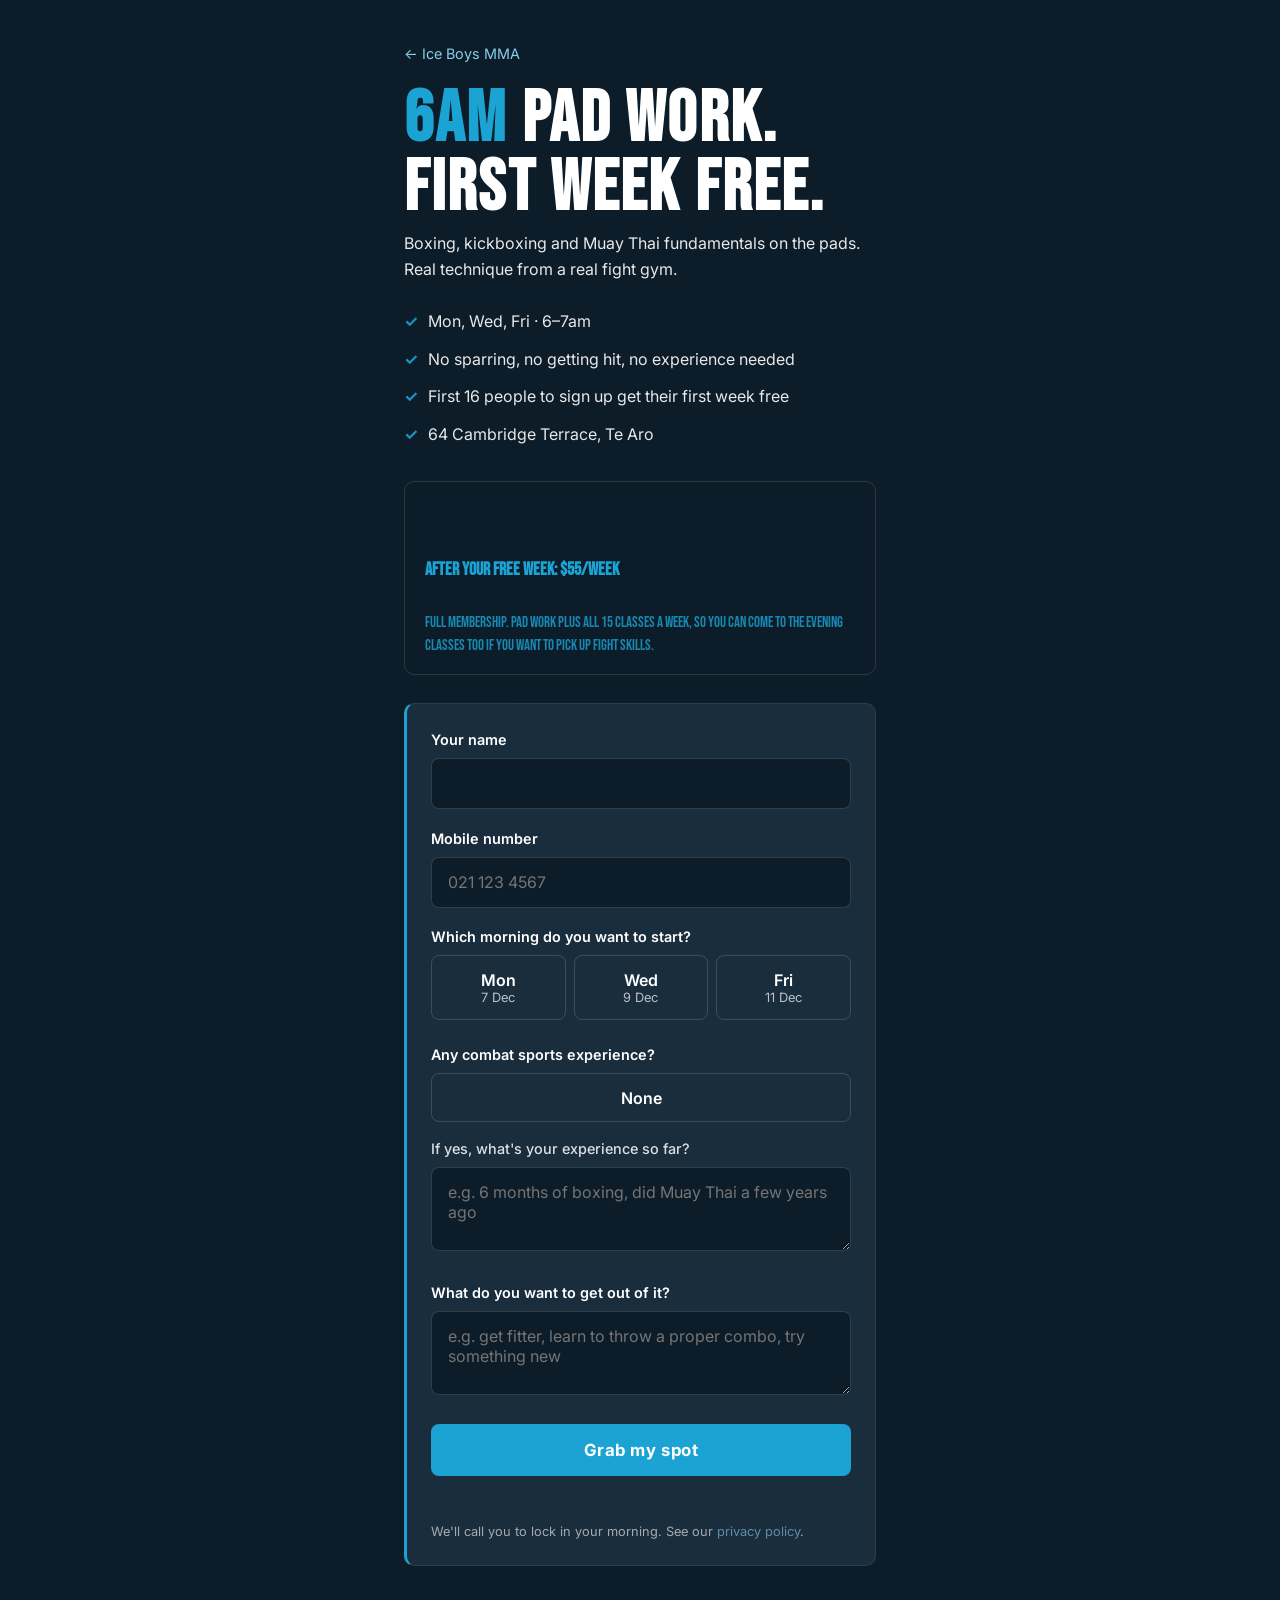
<file: iceboysmma/padwork.html>
<!DOCTYPE html>
<html lang="en">
<head>
  <meta charset="UTF-8" />
  <meta name="viewport" content="width=device-width, initial-scale=1.0" />
  <title>6am Pad Work | Ice Boys MMA</title>
  <link rel="icon" href="data:image/svg+xml,<svg xmlns='http://www.w3.org/2000/svg'><text y='32' font-size='32'>🧊</text></svg>" />
  <meta name="description" content="6am Pad Work at Ice Boys MMA, Wellington. Boxing, kickboxing and Muay Thai on the pads. First week free." />
  <link rel="preconnect" href="https://fonts.googleapis.com" />
  <link rel="preconnect" href="https://fonts.gstatic.com" crossorigin />
  <link href="https://fonts.googleapis.com/css2?family=Bebas+Neue&family=Inter:wght@300;400;500;600;700&display=swap" rel="stylesheet" />
  <link rel="stylesheet" href="style.css" />
  <style>
    .pw { max-width: 520px; margin: 0 auto; padding: 2.5rem 1.5rem 3rem; }
    .pw .back { color: var(--blue-light); text-decoration: none; font-size: .9rem; }
    .pw h1 { font-family: 'Bebas Neue', sans-serif; font-size: clamp(3rem, 12vw, 4.5rem); line-height: .95; margin: 1.25rem 0 .5rem; }
    .pw h1 span { color: var(--blue); }
    .pw .lead { opacity: .9; line-height: 1.6; margin-bottom: 1.25rem; }
    .pw ul.facts { list-style: none; padding: 0; margin: 0 0 1.75rem; }
    .pw ul.facts li { padding: .35rem 0; opacity: .9; }
    .pw ul.facts li::before { content: '✓'; color: var(--blue); font-weight: 700; margin-right: .6rem; }
    .pw .price { border: 1px solid rgba(255,255,255,.12); border-radius: 10px; padding: 1rem 1.25rem; margin: 0 0 1.75rem; line-height: 1.55; }
    .pw .price strong { font-size: 1.15rem; }
    .pw .price span { display: block; opacity: .8; font-size: .92rem; margin-top: .2rem; }
    .pw form { background: var(--navy-light); border: 1px solid rgba(255,255,255,.08); border-left: 3px solid var(--blue); border-radius: 10px; padding: 1.5rem; }
    .pw label.f { display: block; font-weight: 600; font-size: .9rem; margin: 0 0 .4rem; }
    .pw input[type=text], .pw input[type=tel] { width: 100%; box-sizing: border-box; padding: .9rem 1rem; font-size: 1rem; border-radius: 8px; border: 1px solid rgba(255,255,255,.15); background: var(--navy); color: #fff; margin-bottom: 1.1rem; font-family: inherit; }
    .pw textarea { width: 100%; box-sizing: border-box; padding: .9rem 1rem; font-size: 1rem; border-radius: 8px; border: 1px solid rgba(255,255,255,.15); background: var(--navy); color: #fff; margin-bottom: 1.4rem; font-family: inherit; resize: vertical; min-height: 84px; }
    .pw textarea:focus { outline: 2px solid var(--blue); border-color: transparent; }
    .pw input:focus { outline: 2px solid var(--blue); border-color: transparent; }
    .pw .days { display: grid; grid-template-columns: repeat(3, 1fr); gap: .5rem; margin-bottom: 1.4rem; }
    .pw .days input { position: absolute; opacity: 0; pointer-events: none; }
    .pw .days label { display: block; text-align: center; padding: .85rem .25rem; border-radius: 8px; border: 1px solid rgba(255,255,255,.15); cursor: pointer; font-weight: 600; line-height: 1.25; }
    .pw .days label small { display: block; font-weight: 400; opacity: .7; font-size: .8rem; }
    .pw .days input:checked + label { background: var(--blue); border-color: var(--blue); color: #fff; }
    .pw .days input:checked + label small { opacity: .95; }
    .pw .exp-none { grid-template-columns: 1fr; margin-bottom: .9rem; }
    .pw button { width: 100%; padding: 1rem; font-size: 1.05rem; font-weight: 700; letter-spacing: .03em; border: 0; border-radius: 8px; background: var(--blue); color: #fff; cursor: pointer; font-family: inherit; }
    .pw button:disabled { opacity: .6; cursor: default; }
    .pw .err { color: #ff8a8a; font-size: .9rem; margin: .75rem 0 0; min-height: 1.2em; }
    .pw .small { font-size: .8rem; opacity: .6; margin-top: 1rem; line-height: 1.5; }
    .pw .small a { color: var(--blue-light); }
    .pw .hp { position: absolute; left: -9999px; }
    .pw .done { display: none; text-align: center; padding: 2rem 1.5rem; background: var(--navy-light); border-radius: 10px; border-left: 3px solid var(--blue); }
    .pw .done h2 { font-family: 'Bebas Neue', sans-serif; font-size: 3rem; margin: 0 0 .5rem; }
    .pw .done p { line-height: 1.6; opacity: .9; }
  </style>
</head>
<body>
  <main class="pw">
    <a href="/" class="back">&larr; Ice Boys MMA</a>
    <h1><span>6am</span> Pad Work.<br />First week free.</h1>
    <p class="lead">Boxing, kickboxing and Muay Thai fundamentals on the pads. Real technique from a real fight gym.</p>
    <ul class="facts">
      <li id="pwWhen">Mon, Wed, Fri · 6–7am · starts Mon 16 Nov</li>
      <li>No sparring, no getting hit, no experience needed</li>
      <li>First 16 people to sign up get their first week free</li>
      <li>64 Cambridge Terrace, Te Aro</li>
    </ul>
    <p class="price"><strong>After your free week: $55/week</strong>
      <span>Full membership. Pad Work plus all 15 classes a week, so you can come to the evening classes too if you want to pick up fight skills.</span></p>

    <form id="pwForm" novalidate>
      <label class="f" for="name">Your name</label>
      <input type="text" id="name" name="name" autocomplete="name" required />

      <label class="f" for="phone">Mobile number</label>
      <input type="tel" id="phone" name="phone" autocomplete="tel" inputmode="tel" placeholder="021 123 4567" required />

      <label class="f">Which morning do you want to start?</label>
      <div class="days">
        <input type="radio" name="start" id="d-mon" value="Mon" /><label for="d-mon">Mon<small data-dow="1">16 Nov</small></label>
        <input type="radio" name="start" id="d-wed" value="Wed" /><label for="d-wed">Wed<small data-dow="3">18 Nov</small></label>
        <input type="radio" name="start" id="d-fri" value="Fri" /><label for="d-fri">Fri<small data-dow="5">20 Nov</small></label>
      </div>

      <label class="f">Any combat sports experience?</label>
      <div class="days exp-none">
        <input type="checkbox" name="expNone" id="e-none" value="None" /><label for="e-none">None</label>
      </div>
      <label class="f" for="expText" style="font-weight:500;opacity:.85">If yes, what's your experience so far?</label>
      <textarea id="expText" name="expText" maxlength="150" placeholder="e.g. 6 months of boxing, did Muay Thai a few years ago"></textarea>

      <label class="f" for="goal">What do you want to get out of it?</label>
      <textarea id="goal" name="goal" maxlength="300" placeholder="e.g. get fitter, learn to throw a proper combo, try something new"></textarea>

      <input type="text" name="website" class="hp" tabindex="-1" autocomplete="off" aria-hidden="true" />

      <button type="submit" id="pwBtn">Grab my spot</button>
      <p class="err" id="pwErr" role="alert"></p>
      <p class="small">We'll call you to lock in your morning. See our <a href="privacy.html">privacy policy</a>.</p>
    </form>

    <div class="done" id="pwDone">
      <h2>You're in 🥊</h2>
      <p>We'll call you shortly to lock in your morning.</p>
      <p>Classes run 6–7am at 64 Cambridge Terrace, Te Aro. Aim to arrive at 5:50, wear something you can move in and bring water.</p>
    </div>
  </main>

  <script>
    // Morning labels roll forward on their own: each shows the next class that day (never before the first class).
    // Same rule as the Telegram bot's booking buttons, so the date on the form matches what Rossi books.
    (function () {
      var first = new Date(2026, 10, 16, 6, 0, 0), now = new Date();
      var months = ['Jan','Feb','Mar','Apr','May','Jun','Jul','Aug','Sep','Oct','Nov','Dec'];
      document.querySelectorAll('small[data-dow]').forEach(function (el) {
        var dow = +el.getAttribute('data-dow');
        var d = new Date(Math.max(now.getTime(), first.getTime()));
        d.setHours(6, 0, 0, 0);
        if (d < now || d < first) d.setDate(d.getDate() + 1);
        while (d.getDay() !== dow || d < now || d < first) d.setDate(d.getDate() + 1);
        el.textContent = d.getDate() + ' ' + months[d.getMonth()];
      });
      if (now >= first) document.getElementById('pwWhen').textContent = 'Mon, Wed, Fri · 6–7am';
    })();
    (function () {
      var ENDPOINT = 'https://script.google.com/macros/s/AKfycbwa30dfi0dOBcby3s0s4plhx5NJ0VSvRi_E9OcaTkOfx4zaTVcYuxrx641EAALAuAJA/exec';
      var form = document.getElementById('pwForm');
      var btn = document.getElementById('pwBtn');
      var err = document.getElementById('pwErr');
      form.expNone.addEventListener('change', function () { if (form.expNone.checked) form.expText.value = ''; });
      form.expText.addEventListener('input', function () { if (form.expText.value.trim()) form.expNone.checked = false; });
      form.addEventListener('submit', function (e) {
        e.preventDefault();
        err.textContent = '';
        var name = form.name.value.trim();
        var phone = form.phone.value.trim();
        var picked = form.querySelector('input[name=start]:checked');
        if (form.website.value) return; // bot trap
        if (!name) { err.textContent = 'Add your name.'; form.name.focus(); return; }
        if (phone.replace(/\D/g, '').length < 8) { err.textContent = 'Add a mobile number we can call.'; form.phone.focus(); return; }
        if (!picked) { err.textContent = 'Pick a morning to start.'; return; }
        var expText = form.expText.value.trim();
        var exp = form.expNone.checked ? 'None' : expText;
        var goal = form.goal.value.trim();
        if (!exp) { err.textContent = 'Tap None, or tell us your experience so far.'; form.expText.focus(); return; }
        if (!goal) { err.textContent = 'Tell us what you want to get out of it.'; form.goal.focus(); return; }
        btn.disabled = true; btn.textContent = 'Sending…';
        var url = ENDPOINT + '?name=' + encodeURIComponent(name) + '&phone=' + encodeURIComponent(phone) +
                  '&offer=padwork&start=' + encodeURIComponent(picked.value) +
                  '&exp=' + encodeURIComponent(exp) + '&goal=' + encodeURIComponent(goal);
        fetch(url, { method: 'GET', mode: 'no-cors' })
          .then(function () {
            form.style.display = 'none';
            document.getElementById('pwDone').style.display = 'block';
            window.scrollTo(0, 0);
          })
          .catch(function () {
            btn.disabled = false; btn.textContent = 'Grab my spot';
            err.textContent = 'That didn’t send. Check your connection and try again, or text 027 392 9153.';
          });
      });
    })();
  </script>
</body>
</html>
</file>
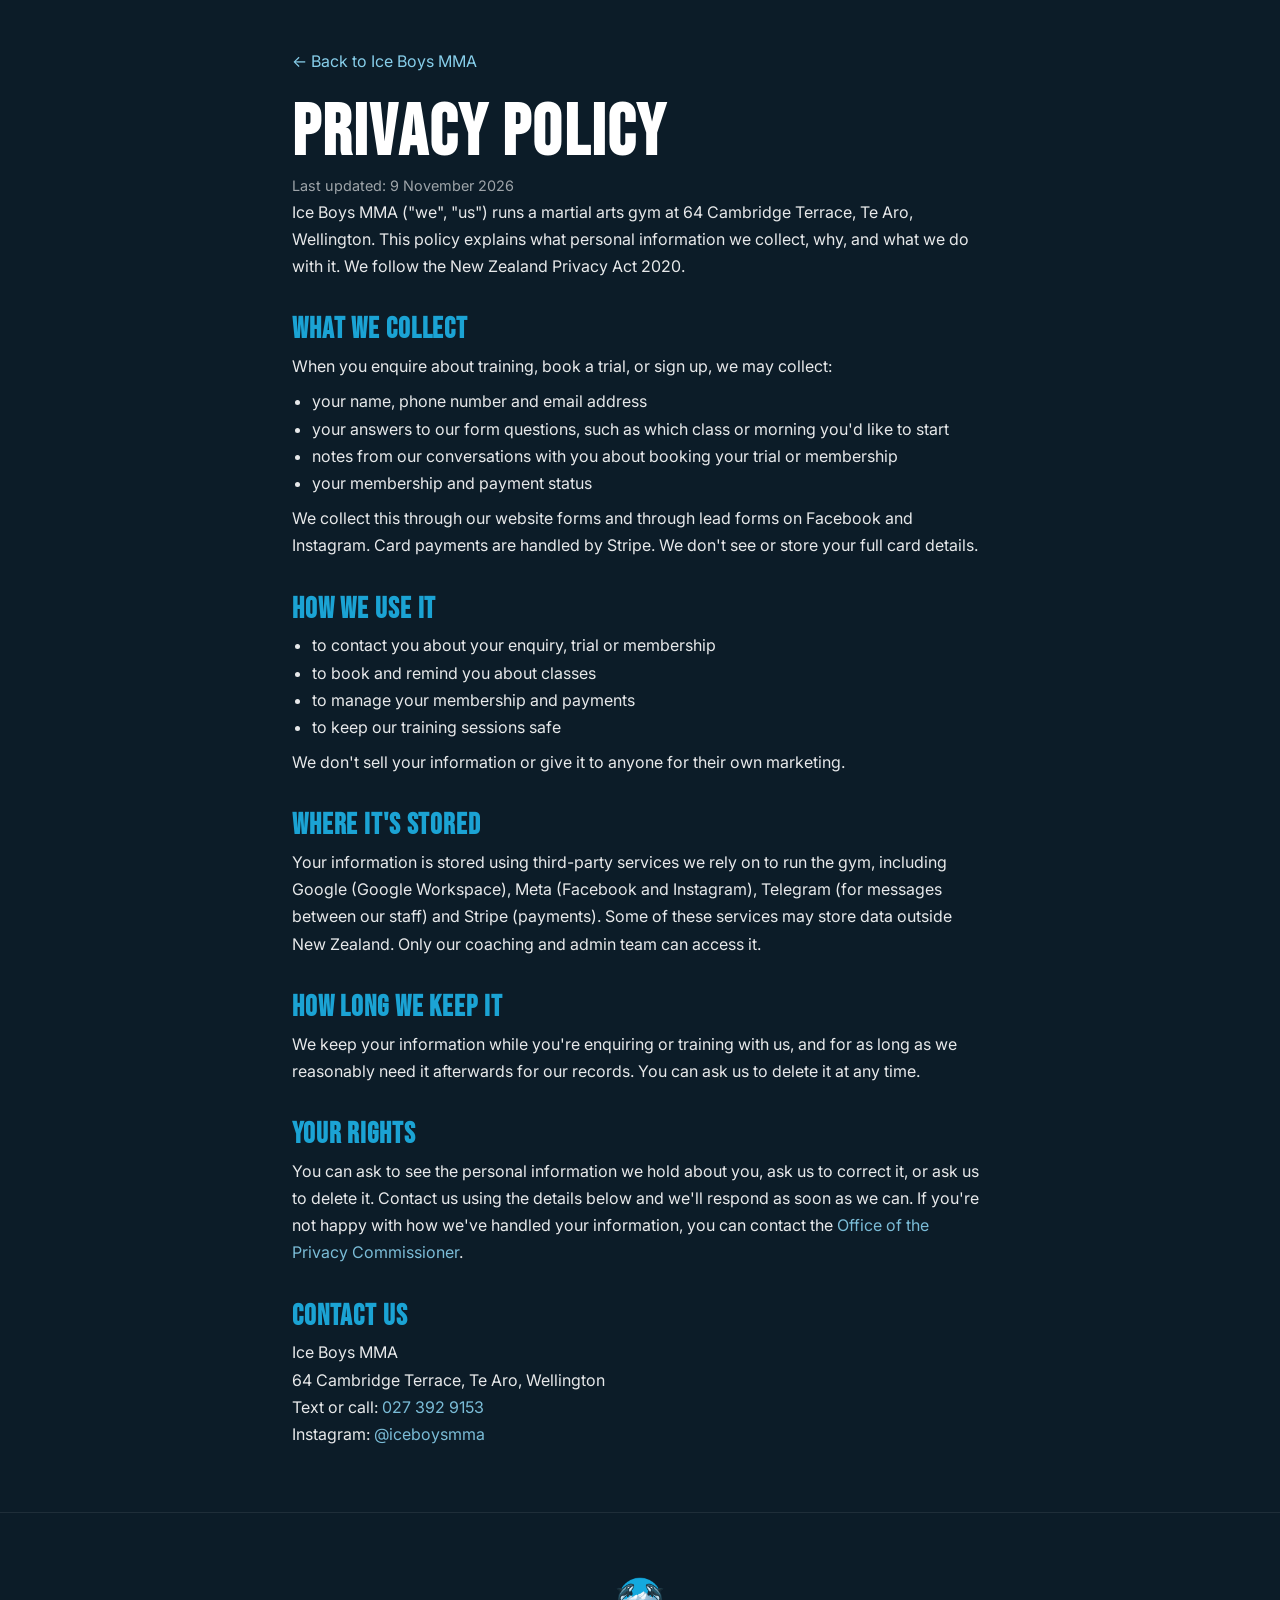
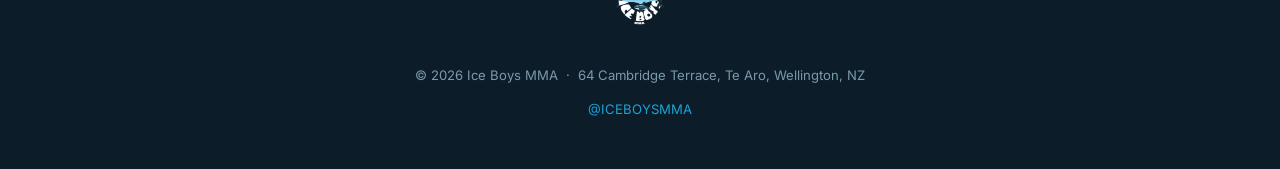
<file: iceboysmma/privacy.html>
<!DOCTYPE html>
<html lang="en">
<head>
  <meta charset="UTF-8" />
  <meta name="viewport" content="width=device-width, initial-scale=1.0" />
  <title>Privacy Policy | Ice Boys MMA</title>
  <link rel="icon" href="data:image/svg+xml,<svg xmlns='http://www.w3.org/2000/svg'><text y='32' font-size='32'>🧊</text></svg>" />
  <meta name="description" content="How Ice Boys MMA collects, uses and protects your personal information." />
  <link rel="preconnect" href="https://fonts.googleapis.com" />
  <link rel="preconnect" href="https://fonts.gstatic.com" crossorigin />
  <link href="https://fonts.googleapis.com/css2?family=Bebas+Neue&family=Inter:wght@300;400;500;600;700&display=swap" rel="stylesheet" />
  <link rel="stylesheet" href="style.css" />
  <style>
    .policy { max-width: 760px; padding-top: 3rem; padding-bottom: 4rem; }
    .policy h1 { font-family: 'Bebas Neue', sans-serif; font-size: clamp(3rem, 7vw, 4.5rem); margin-bottom: .25rem; }
    .policy h2 { font-family: 'Bebas Neue', sans-serif; font-size: 1.8rem; margin: 2.25rem 0 .5rem; color: var(--blue); }
    .policy p, .policy li { line-height: 1.7; opacity: .9; }
    .policy ul { padding-left: 1.25rem; margin: .5rem 0; }
    .policy a { color: var(--blue-light); }
    .policy .updated { opacity: .6; font-size: .9rem; }
    .back { display: inline-block; margin-bottom: 1.5rem; color: var(--blue-light); text-decoration: none; }
  </style>
</head>
<body>

  <main class="container policy">
    <a href="/" class="back">&larr; Back to Ice Boys MMA</a>
    <h1>Privacy Policy</h1>
    <p class="updated">Last updated: 9 November 2026</p>

    <p>Ice Boys MMA ("we", "us") runs a martial arts gym at 64 Cambridge Terrace, Te Aro, Wellington. This policy explains what personal information we collect, why, and what we do with it. We follow the New Zealand Privacy Act 2020.</p>

    <h2>What we collect</h2>
    <p>When you enquire about training, book a trial, or sign up, we may collect:</p>
    <ul>
      <li>your name, phone number and email address</li>
      <li>your answers to our form questions, such as which class or morning you'd like to start</li>
      <li>notes from our conversations with you about booking your trial or membership</li>
      <li>your membership and payment status</li>
    </ul>
    <p>We collect this through our website forms and through lead forms on Facebook and Instagram. Card payments are handled by Stripe. We don't see or store your full card details.</p>

    <h2>How we use it</h2>
    <ul>
      <li>to contact you about your enquiry, trial or membership</li>
      <li>to book and remind you about classes</li>
      <li>to manage your membership and payments</li>
      <li>to keep our training sessions safe</li>
    </ul>
    <p>We don't sell your information or give it to anyone for their own marketing.</p>

    <h2>Where it's stored</h2>
    <p>Your information is stored using third-party services we rely on to run the gym, including Google (Google Workspace), Meta (Facebook and Instagram), Telegram (for messages between our staff) and Stripe (payments). Some of these services may store data outside New Zealand. Only our coaching and admin team can access it.</p>

    <h2>How long we keep it</h2>
    <p>We keep your information while you're enquiring or training with us, and for as long as we reasonably need it afterwards for our records. You can ask us to delete it at any time.</p>

    <h2>Your rights</h2>
    <p>You can ask to see the personal information we hold about you, ask us to correct it, or ask us to delete it. Contact us using the details below and we'll respond as soon as we can. If you're not happy with how we've handled your information, you can contact the <a href="https://www.privacy.org.nz" target="_blank" rel="noopener">Office of the Privacy Commissioner</a>.</p>

    <h2>Contact us</h2>
    <p>Ice Boys MMA<br />
    64 Cambridge Terrace, Te Aro, Wellington<br />
    Text or call: <a href="tel:+64273929153">027 392 9153</a><br />
    Instagram: <a href="https://www.instagram.com/iceboysmma" target="_blank" rel="noopener">@iceboysmma</a></p>
  </main>

  <footer class="footer">
    <div class="container">
      <img src="assets/images/logo-orca.png" alt="Ice Boys MMA" class="footer-logo" />
      <p>© 2026 Ice Boys MMA &nbsp;·&nbsp; 64 Cambridge Terrace, Te Aro, Wellington, NZ</p>
      <a href="https://www.instagram.com/iceboysmma" target="_blank" rel="noopener">@ICEBOYSMMA</a>
    </div>
  </footer>

</body>
</html>
</file>
<file: iceboysmma/style.css>
/* ── RESET & VARIABLES ── */
*, *::before, *::after {
  margin: 0;
  padding: 0;
  box-sizing: border-box;
}

:root {
  --navy:       #0c1c28;
  --navy-mid:   #121f2d;
  --navy-light: #1a2d3d;
  --blue:       #1BA3D4;
  --blue-glow:  rgba(27, 163, 212, 0.25);
  --blue-light: #87CEEA;
  --white:      #FFFFFF;
  --off-white:  #C8DCE8;
  --muted:      #7A9AAD;
  --border:     rgba(255, 255, 255, 0.08);
  --radius:     6px;
}

html {
  scroll-behavior: smooth;
}

body {
  background: var(--navy);
  color: var(--white);
  font-family: 'Inter', sans-serif;
  font-size: 16px;
  line-height: 1.65;
  overflow-x: hidden;
}

img {
  display: block;
  max-width: 100%;
}

a {
  color: inherit;
  text-decoration: none;
}

h1, h2, h3 {
  font-family: 'Bebas Neue', sans-serif;
  letter-spacing: 0.03em;
  line-height: 1;
}

/* ── BUTTONS ── */
.btn {
  display: inline-block;
  padding: 0.75rem 2rem;
  border-radius: var(--radius);
  font-size: 0.8rem;
  font-weight: 700;
  letter-spacing: 0.12em;
  text-transform: uppercase;
  transition: all 0.2s ease;
  cursor: pointer;
  border: none;
}

.btn-primary {
  background: var(--blue);
  color: var(--white);
}
.btn-primary:hover {
  background: #22B8EC;
  transform: translateY(-2px);
  box-shadow: 0 8px 24px var(--blue-glow);
}

.btn-ghost {
  background: transparent;
  color: var(--white);
  border: 1px solid rgba(255,255,255,0.3);
}
.btn-ghost:hover {
  border-color: var(--blue);
  color: var(--blue);
}

.btn-outline {
  background: transparent;
  color: var(--white);
  border: 1px solid var(--border);
}
.btn-outline:hover {
  border-color: var(--blue);
  color: var(--blue);
}

/* ── NAVIGATION ── */
#navbar {
  position: fixed;
  top: 0;
  left: 0;
  right: 0;
  z-index: 100;
  padding: 1.25rem 0;
  transition: background 0.35s, padding 0.35s, box-shadow 0.35s;
}

#navbar.scrolled {
  background: rgba(12, 28, 40, 0.96);
  padding: 0.65rem 0;
  box-shadow: 0 2px 24px rgba(0,0,0,0.35);
  backdrop-filter: blur(12px);
  -webkit-backdrop-filter: blur(12px);
}

.nav-inner {
  max-width: 1200px;
  margin: 0 auto;
  padding: 0 2rem;
  display: flex;
  align-items: center;
  justify-content: space-between;
}

.nav-logo img {
  height: 48px;
  width: auto;
}
.nav-logo-emoji {
  font-size: 2rem;
  line-height: 1;
}

.nav-links {
  list-style: none;
  display: flex;
  align-items: center;
  gap: 2rem;
}

.nav-links a {
  font-size: 0.78rem;
  font-weight: 600;
  letter-spacing: 0.1em;
  text-transform: uppercase;
  color: rgba(255,255,255,0.85);
  transition: color 0.2s;
}
.nav-links a:hover,
.nav-links a.active {
  color: var(--blue);
}

.nav-cta {
  background: var(--blue);
  color: var(--white) !important;
  padding: 0.5rem 1.25rem;
  border-radius: var(--radius);
  white-space: nowrap;
  flex-shrink: 0;
}
.nav-cta:hover {
  background: #22B8EC;
  color: var(--white) !important;
}

.nav-toggle {
  display: none;
  flex-direction: column;
  gap: 5px;
  background: none;
  border: none;
  cursor: pointer;
  padding: 4px;
  z-index: 200;
}
.nav-toggle span {
  display: block;
  width: 26px;
  height: 2px;
  background: var(--white);
  border-radius: 2px;
  transition: all 0.3s;
}
.nav-toggle.open span:nth-child(1) { transform: translateY(7px) rotate(45deg); }
.nav-toggle.open span:nth-child(2) { opacity: 0; }
.nav-toggle.open span:nth-child(3) { transform: translateY(-7px) rotate(-45deg); }

/* ── HERO ── */
.hero {
  position: relative;
  min-height: 88vh;
  display: flex;
  align-items: center;
  justify-content: center;
  text-align: center;
  overflow: hidden;
}

.hero-bg {
  position: absolute;
  inset: 0;
  background: var(--navy) url('assets/images/hero-bg.jpg') center / cover no-repeat;
  transform-origin: center;
  will-change: transform;
}

.hero-overlay {
  position: absolute;
  inset: 0;
  background: linear-gradient(
    to bottom,
    rgba(12, 28, 40, 0.55) 0%,
    rgba(12, 28, 40, 0.45) 50%,
    rgba(12, 28, 40, 0.90) 100%
  );
}

.hero-content {
  position: relative;
  z-index: 2;
  padding: 2rem;
  max-width: 800px;
}

.hero-logo {
  width: 300px;
  height: auto;
  margin: 0 auto 1.75rem;
  filter: brightness(1) drop-shadow(0 0 18px rgba(255,255,255,0.60)) drop-shadow(0 0 45px rgba(180,225,255,0.48)) drop-shadow(0 0 90px rgba(100,190,255,0.32));
  animation: fadeDown 1s ease both;
}

.hero-tagline {
  font-family: 'Bebas Neue', sans-serif;
  font-size: clamp(2.6rem, 6vw, 4.8rem);
  letter-spacing: 0.04em;
  line-height: 1.05;
  margin-bottom: 0.75rem;
  animation: fadeUp 1s ease 0.2s both;
}

.hero-sub {
  font-size: 0.78rem;
  letter-spacing: 0.22em;
  text-transform: uppercase;
  color: var(--blue-light);
  margin-bottom: 2rem;
  animation: fadeUp 1s ease 0.4s both;
}

.hero-actions {
  display: flex;
  gap: 1rem;
  justify-content: center;
  flex-wrap: wrap;
  animation: fadeUp 1s ease 0.55s both;
}

.scroll-cue {
  position: absolute;
  bottom: 2.5rem;
  left: 50%;
  transform: translateX(-50%);
  z-index: 2;
}
.scroll-line {
  width: 1px;
  height: 56px;
  background: linear-gradient(to bottom, transparent, var(--blue));
  margin: 0 auto;
  animation: pulse 2s ease-in-out infinite;
}

/* ── SECTIONS ── */
.section {
  padding: 110px 0;
}
.section-alt {
  background: var(--navy-mid);
}

.container {
  max-width: 1200px;
  margin: 0 auto;
  padding: 0 2rem;
}

.section-header {
  text-align: center;
  margin-bottom: 4rem;
}

.label {
  display: block;
  font-size: 0.7rem;
  font-weight: 700;
  letter-spacing: 0.25em;
  text-transform: uppercase;
  color: var(--blue);
  margin-bottom: 0.6rem;
}

.section-header h2 {
  font-size: clamp(3.5rem, 7vw, 5.5rem);
  color: var(--white);
}

/* ── ABOUT ── */
.about-body {
  display: flex;
  flex-direction: column;
  gap: 3rem;
}

.about-text p {
  color: rgba(255,255,255,0.75);
  font-size: 1rem;
  line-height: 1.85;
  margin-bottom: 1.25rem;
}
.about-text p:last-child { margin-bottom: 0; }

.about-pillars {
  display: grid;
  grid-template-columns: repeat(3, 1fr);
  gap: 1.5rem;
}

.pillar {
  background: var(--navy-light);
  border: 1px solid var(--border);
  border-left: 3px solid var(--blue);
  border-radius: var(--radius);
  padding: 1.5rem 1.75rem;
  display: flex;
  gap: 1.25rem;
  align-items: flex-start;
  transition: transform 0.3s, box-shadow 0.3s;
}
.pillar:hover {
  transform: translateX(4px);
  box-shadow: -4px 0 20px var(--blue-glow);
}

.pillar-icon {
  width: 32px;
  height: 32px;
  color: var(--blue);
  flex-shrink: 0;
  margin-top: 2px;
}
.pillar-icon svg {
  width: 100%;
  height: 100%;
}

.pillar h3 {
  font-size: 1.3rem;
  margin-bottom: 0.4rem;
}
.pillar p {
  font-size: 0.88rem;
  color: var(--muted);
  line-height: 1.65;
}

/* ── COACHES ── */
.coaches-grid {
  display: grid;
  grid-template-columns: repeat(3, 1fr);
  gap: 2rem;
}

.coach-card {
  background: var(--navy);
  border: 1px solid var(--border);
  border-radius: var(--radius);
  overflow: hidden;
  transition: transform 0.35s, box-shadow 0.35s;
}
.coach-card:hover {
  transform: translateY(-6px);
  box-shadow: 0 16px 48px rgba(0,0,0,0.4), 0 0 0 1px rgba(27,163,212,0.2);
}

.coach-photo {
  width: 100%;
  aspect-ratio: 590 / 920;
  overflow: hidden;
  background: var(--navy-light);
  position: relative;
}
.coach-photo.no-photo::after {
  content: 'Photo coming soon';
  position: absolute;
  inset: 0;
  display: flex;
  align-items: center;
  justify-content: center;
  font-size: 0.75rem;
  letter-spacing: 0.1em;
  text-transform: uppercase;
  color: var(--muted);
}
.coach-photo img {
  width: 100%;
  height: 100%;
  object-fit: cover;
  object-position: top center;
  transition: transform 0.5s;
  filter: grayscale(100%);
}
.coaches-grid .coach-card:nth-child(1) .coach-photo img {
  object-fit: cover;
  object-position: center center;
  transform: scale(1);
}
.coaches-grid .coach-card:nth-child(1):hover .coach-photo img {
  transform: scale(1.02);
}
.coaches-grid .coach-card:nth-child(2) .coach-photo img {
  object-position: center 15%;
  transform: scale(1.35);
}
.coaches-grid .coach-card:nth-child(2):hover .coach-photo img {
  transform: scale(1.4);
}
.coaches-grid .coach-card:nth-child(3) .coach-photo img {
  object-position: center 30%;
  transform: scale(1.2);
}
.coaches-grid .coach-card:nth-child(3):hover .coach-photo img {
  transform: scale(1.25);
}
.coach-card:hover .coach-photo img {
  transform: scale(1.04);
}

.coach-info {
  padding: 1.75rem;
}
.coach-info h3 {
  font-size: 2rem;
  margin-bottom: 0.25rem;
}
.coach-role {
  display: inline-block;
  font-size: 0.68rem;
  font-weight: 700;
  letter-spacing: 0.18em;
  text-transform: uppercase;
  color: var(--blue);
  margin-bottom: 1rem;
}
.coach-info p {
  font-size: 0.875rem;
  color: var(--muted);
  line-height: 1.75;
}

/* ── SCHEDULE ── */
.schedule-grid {
  display: grid;
  grid-template-columns: repeat(3, 1fr);
  gap: 1.5rem;
}

.schedule-day {
  background: var(--navy-mid);
  border: 1px solid var(--border);
  border-radius: var(--radius);
  padding: 1.75rem;
}
.schedule-day h3 {
  font-size: 1.6rem;
  color: var(--blue);
  padding-bottom: 0.85rem;
  margin-bottom: 0.85rem;
  border-bottom: 1px solid var(--border);
}

.class-row {
  display: flex;
  flex-direction: column;
  padding: 0.65rem 0;
  border-bottom: 1px solid rgba(255,255,255,0.04);
}
.class-row:last-child { border-bottom: none; }

.time {
  font-size: 0.7rem;
  font-weight: 600;
  letter-spacing: 0.06em;
  color: var(--blue);
  font-variant-numeric: tabular-nums;
}
.class-name {
  font-size: 0.92rem;
  color: var(--off-white);
  margin-top: 0.15rem;
}
.class-name em {
  font-style: normal;
  font-size: 0.72rem;
  color: var(--muted);
  margin-left: 0.4rem;
}

/* ── MEMBERSHIP ── */
.membership-grid {
  display: grid;
  grid-template-columns: repeat(3, 1fr);
  gap: 2rem;
  max-width: 1100px;
  margin: 0 auto 2.5rem;
}

.membership-card {
  background: var(--navy);
  border: 1px solid var(--border);
  border-radius: var(--radius);
  padding: 2.5rem 2rem;
  text-align: center;
  position: relative;
  transition: transform 0.3s, box-shadow 0.3s;
  display: flex;
  flex-direction: column;
}
.membership-card .btn {
  margin-top: auto;
}
.membership-card:hover {
  transform: translateY(-4px);
  box-shadow: 0 12px 40px rgba(0,0,0,0.3);
}
.membership-card.featured {
  border-color: var(--blue);
  box-shadow: 0 0 0 1px var(--blue);
}
.membership-card.featured:hover {
  box-shadow: 0 12px 40px var(--blue-glow), 0 0 0 1px var(--blue);
}

.badge {
  position: absolute;
  top: -13px;
  left: 50%;
  transform: translateX(-50%);
  background: var(--blue);
  color: var(--white);
  font-size: 0.65rem;
  font-weight: 700;
  letter-spacing: 0.15em;
  text-transform: uppercase;
  padding: 0.3rem 1.1rem;
  border-radius: 20px;
  white-space: nowrap;
}

.membership-card h3 {
  font-size: 2.2rem;
  margin-bottom: 1.5rem;
}

.price-row {
  display: flex;
  align-items: baseline;
  justify-content: center;
  gap: 0.4rem;
  margin-bottom: 2rem;
}
.price {
  font-family: 'Bebas Neue', sans-serif;
  font-size: 4.5rem;
  color: var(--blue);
  line-height: 1;
}
.period {
  font-size: 0.85rem;
  color: var(--muted);
}

.features {
  list-style: none;
  text-align: left;
  margin-bottom: 2rem;
}
.features li {
  position: relative;
  padding: 0.55rem 0 0.55rem 1.4rem;
  border-bottom: 1px solid rgba(255,255,255,0.05);
  font-size: 0.88rem;
  color: rgba(255,255,255,0.8);
}
.features li:last-child { border-bottom: none; }
.features li::before {
  content: '—';
  position: absolute;
  left: 0;
  color: var(--blue);
  font-size: 0.75rem;
}

.membership-note {
  text-align: center;
  color: var(--muted);
  font-size: 0.88rem;
}

/* Full-width offer bars (trial, PT, drop-in) */
.membership-bar {
  position: relative;
  max-width: 1100px;
  margin: 0 auto 2rem;
  background: var(--navy);
  border: 1px solid var(--border);
  border-radius: var(--radius);
  padding: 2rem 2.5rem;
  display: flex;
  align-items: center;
  justify-content: space-between;
  gap: 2rem;
  transition: transform 0.3s, box-shadow 0.3s;
}
.membership-bar:hover {
  transform: translateY(-4px);
  box-shadow: 0 12px 40px rgba(0,0,0,0.3);
}
.membership-bar.featured {
  border-color: var(--blue);
  box-shadow: 0 0 0 1px var(--blue);
  padding: 2.75rem 2.5rem;
  margin-bottom: 3rem;
}
.membership-bar.featured:hover {
  box-shadow: 0 12px 40px var(--blue-glow), 0 0 0 1px var(--blue);
}
.membership-bar .badge {
  left: 2.5rem;
  transform: none;
}
.bar-info {
  text-align: left;
}
.bar-info h3 {
  font-size: 2rem;
  margin-bottom: 0.4rem;
}
.membership-bar.featured .bar-info h3 {
  font-size: 2.6rem;
}
.bar-price {
  display: block;
  font-family: 'Bebas Neue', sans-serif;
  font-size: 1.8rem;
  color: var(--blue);
  line-height: 1;
  margin-bottom: 0.9rem;
}
.bar-price small {
  font-size: 0.85rem;
  color: var(--muted);
  font-family: sans-serif;
}
.bar-text {
  font-size: 0.9rem;
  color: rgba(255,255,255,0.8);
}
.bar-features {
  list-style: none;
  display: flex;
  flex-wrap: wrap;
  gap: 0.35rem 1.4rem;
}
.bar-features li {
  position: relative;
  padding-left: 1.2rem;
  font-size: 0.88rem;
  color: rgba(255,255,255,0.8);
}
.bar-features li::before {
  content: '—';
  position: absolute;
  left: 0;
  color: var(--blue);
  font-size: 0.75rem;
}
.membership-bar .btn {
  flex-shrink: 0;
}
.bar-actions {
  display: flex;
  gap: 0.75rem;
  flex-shrink: 0;
}

/* Package savings line */
.save-row {
  margin: -1rem 0 1.75rem;
  display: flex;
  flex-direction: column;
  gap: 0.3rem;
}
.save {
  font-size: 0.8rem;
  font-weight: 700;
  letter-spacing: 0.06em;
  text-transform: uppercase;
  color: var(--blue-light);
}
.value {
  font-size: 0.8rem;
  color: var(--muted);
}

/* ── GALLERY ── */
.gallery-opening {
  display: grid;
  grid-template-columns: 1fr 1fr;
  gap: 0.6rem;
  margin-bottom: 0.6rem;
}
.gallery-opening-item {
  overflow: hidden;
  border-radius: 4px;
  background: var(--navy-light);
}
.gallery-opening-item img {
  width: 100%;
  height: auto;
  display: block;
}

.gallery-grid {
  display: grid;
  grid-template-columns: repeat(3, 1fr);
  gap: 0.6rem;
}
.gallery-item {
  overflow: hidden;
  border-radius: 4px;
  background: var(--navy-light);
  position: relative;
  aspect-ratio: 4 / 3;
}
.gallery-item::after {
  content: '';
  position: absolute;
  inset: 0;
  background: rgba(21,43,58,0.2);
  transition: opacity 0.3s;
}
.gallery-item:hover::after { opacity: 0; }

.gallery-item img {
  width: 100%;
  height: 100%;
  object-fit: cover;
  transition: transform 0.5s ease;
}
.gallery-item:hover img {
  transform: scale(1.06);
}

.g-tall { grid-row: span 2; aspect-ratio: unset; }
.g-wide { grid-column: span 2; aspect-ratio: unset; }
.g-contain img { object-fit: contain; background: #000; }

/* ── LIGHTBOX ── */
.lightbox {
  display: none;
  position: fixed;
  inset: 0;
  z-index: 9999;
  background: rgba(0,0,0,0.92);
  align-items: center;
  justify-content: center;
}
.lightbox.active { display: flex; }

.lightbox-img {
  max-width: 90vw;
  max-height: 90vh;
  object-fit: contain;
  border-radius: 4px;
  user-select: none;
}

.lightbox-close {
  position: absolute;
  top: 1.2rem;
  right: 1.5rem;
  font-size: 2rem;
  color: #fff;
  cursor: pointer;
  line-height: 1;
  opacity: 0.7;
  transition: opacity 0.2s;
}
.lightbox-close:hover { opacity: 1; }

.lightbox-prev,
.lightbox-next {
  position: absolute;
  top: 50%;
  transform: translateY(-50%);
  font-size: 2.5rem;
  color: #fff;
  cursor: pointer;
  opacity: 0.6;
  transition: opacity 0.2s;
  padding: 0 1.2rem;
  user-select: none;
}
.lightbox-prev:hover,
.lightbox-next:hover { opacity: 1; }
.lightbox-prev { left: 0; }
.lightbox-next { right: 0; }

.lightbox-counter {
  position: absolute;
  bottom: 1.2rem;
  left: 50%;
  transform: translateX(-50%);
  color: rgba(255,255,255,0.5);
  font-size: 0.85rem;
  letter-spacing: 0.08em;
}

/* ── CONTACT ── */
.contact-grid {
  display: grid;
  grid-template-columns: 1fr 1.4fr;
  gap: 5rem;
  align-items: start;
}

.contact-block {
  margin-bottom: 2.5rem;
}
.contact-block:last-child { margin-bottom: 0; }

.contact-block h3 {
  font-size: 1.5rem;
  color: var(--blue);
  margin-bottom: 0.75rem;
}
.contact-block p {
  color: rgba(255,255,255,0.75);
  font-size: 0.95rem;
  line-height: 1.8;
}

.insta-link {
  display: inline-flex;
  align-items: center;
  gap: 0.6rem;
  color: var(--off-white);
  font-weight: 500;
  font-size: 0.95rem;
  transition: color 0.2s;
}
.insta-link:hover { color: var(--blue); }

.contact-map iframe {
  border-radius: var(--radius);
  width: 100%;
  filter: grayscale(20%) contrast(1.05);
}

/* ── FOOTER ── */
.footer {
  background: var(--navy);
  border-top: 1px solid var(--border);
  padding: 3rem 0;
  text-align: center;
}
.footer-logo {
  height: 80px;
  width: auto;
  margin: 0 auto 1.5rem;
}
.footer p {
  color: var(--muted);
  font-size: 0.82rem;
  margin-bottom: 0.5rem;
}
.footer a {
  color: var(--blue);
  font-size: 0.82rem;
  transition: color 0.2s;
}
.footer a:hover { color: var(--blue-light); }

/* ── SCROLL REVEAL ── */
.reveal {
  opacity: 0;
  transform: translateY(32px);
  transition: opacity 0.75s ease, transform 0.75s ease;
}
.reveal.visible {
  opacity: 1;
  transform: translateY(0);
}

/* stagger coach cards */
.coaches-grid .coach-card.reveal:nth-child(2) { transition-delay: 0.12s; }
.coaches-grid .coach-card.reveal:nth-child(3) { transition-delay: 0.24s; }

/* ── KEYFRAMES ── */
@keyframes fadeDown {
  from { opacity: 0; transform: translateY(-24px); }
  to   { opacity: 1; transform: translateY(0); }
}
@keyframes fadeUp {
  from { opacity: 0; transform: translateY(24px); }
  to   { opacity: 1; transform: translateY(0); }
}
@keyframes pulse {
  0%, 100% { opacity: 0.3; transform: scaleY(0.7); }
  50%       { opacity: 1;   transform: scaleY(1); }
}

/* ── RESPONSIVE ── */
@media (max-width: 1024px) {
  .about-pillars {
    grid-template-columns: 1fr;
  }
  .coaches-grid {
    grid-template-columns: repeat(2, 1fr);
  }
  .coaches-grid .coach-card:nth-child(3) {
    grid-column: 1 / -1;
    max-width: 480px;
    margin: 0 auto;
    width: 100%;
  }
  .schedule-grid {
    grid-template-columns: repeat(2, 1fr);
  }
}

@media (max-width: 768px) {
  .section { padding: 80px 0; }

  .nav-toggle { display: flex; }

  .nav-links {
    position: fixed;
    inset: 0 0 0 auto;
    width: 75vw;
    max-width: 300px;
    height: 100vh;
    background: var(--navy);
    flex-direction: column;
    justify-content: center;
    align-items: flex-start;
    padding: 2rem;
    gap: 1.75rem;
    transform: translateX(100%);
    transition: transform 0.35s ease;
    border-left: 1px solid var(--border);
    z-index: 150;
  }
  .nav-links.open {
    transform: translateX(0);
  }
  .nav-links a {
    font-size: 1rem;
  }
  .nav-cta {
    padding: 0.65rem 1.5rem;
  }

  .coaches-grid {
    grid-template-columns: 1fr;
  }
  .coaches-grid .coach-card:nth-child(3) {
    grid-column: auto;
    max-width: 100%;
  }

  .contact-grid {
    grid-template-columns: 1fr;
    gap: 3rem;
  }

  .membership-grid {
    grid-template-columns: 1fr;
    max-width: 380px;
  }

  .membership-bar {
    flex-direction: column;
    text-align: center;
    max-width: 380px;
    padding: 2.25rem 1.75rem;
  }
  .membership-bar .badge {
    left: 50%;
    transform: translateX(-50%);
  }
  .bar-info { text-align: center; }
  .bar-features { justify-content: center; }
  .bar-actions { flex-direction: column; width: 100%; }
  .membership-bar > .btn { width: 100%; }

  .gallery-grid {
    grid-template-columns: repeat(2, 1fr);
    grid-auto-rows: 180px;
  }
  .g-tall { grid-row: span 1; aspect-ratio: 4/5; }
  .g-wide { grid-column: span 2; }

  .schedule-grid {
    grid-template-columns: 1fr;
  }
}

@media (max-width: 480px) {
  .hero-logo { width: 160px; }
  .hero-actions { flex-direction: column; align-items: center; }

  .gallery-grid {
    grid-template-columns: 1fr;
    grid-auto-rows: 220px;
  }
  .g-wide { grid-column: span 1; }
}

/* Package prices are longer than the weekly rate — keep them on one line */
.membership-card .price-row { flex-wrap: wrap; }
.membership-card .price-row.long .price { font-size: 3.6rem; }

/* Value tiers: all three lit, glow on hover steps up with the package size */
.membership-card.tier-1:hover {
  box-shadow: 0 12px 40px var(--blue-glow), 0 0 0 1px var(--blue);
}
.membership-card.tier-2:hover {
  transform: translateY(-6px);
  box-shadow: 0 16px 56px rgba(27,163,212,0.38), 0 0 24px rgba(27,163,212,0.22), 0 0 0 1px var(--blue);
}
.membership-card.tier-3:hover {
  transform: translateY(-8px);
  border-color: var(--blue-light);
  box-shadow: 0 20px 72px rgba(27,163,212,0.55), 0 0 40px rgba(135,206,234,0.35), 0 0 0 1px var(--blue-light);
}
.membership-card .price { transition: text-shadow 0.3s; }
.membership-card.tier-1:hover .price { text-shadow: 0 0 18px rgba(27,163,212,0.35); }
.membership-card.tier-2:hover .price { text-shadow: 0 0 24px rgba(27,163,212,0.55); }
.membership-card.tier-3:hover .price { text-shadow: 0 0 32px rgba(135,206,234,0.75); }
</file>
